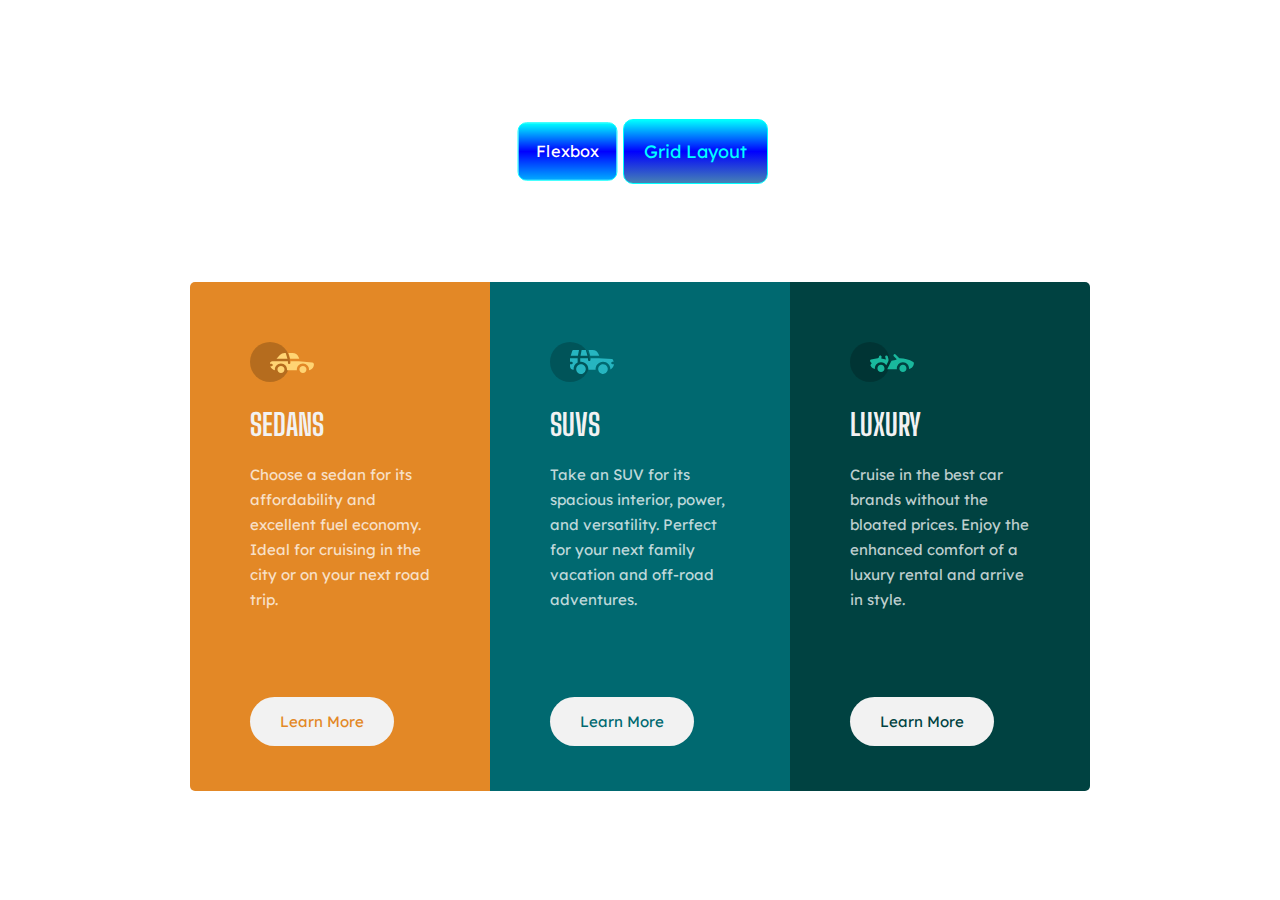
<file: week4/index.html>
<!DOCTYPE html>
<html lang="en">
<head>
    <meta charset="UTF-8">
    <meta http-equiv="X-UA-Compatible" content="IE=edge">
    <meta name="viewport" content="width=device-width, initial-scale=1.0">
    <title>CSS Flexbox</title>
    <link rel="icon" type="image/png" href="images/favicon-32x32.png"/>
    <link rel="stylesheet" type="text/css" href="style.css"/>
    <link rel="stylesheet" href="./navBar.css">
</head>
<body>
    <nav class="nav-bar">
        <a href="./index.html" class="flex current">Flexbox</a>
        <a href="./grid.html" class="grid">Grid Layout</a>
    </nav>
    <div class="container">
        <div class="SEDANS">
            <img src="./images/icon-sedans.svg" alt="SEDANS" class="icon-sedans"/>
            <h1 class="heading-text">SEDANS</h1>
            <p class="p-text">Choose a sedan for its affordability and excellent fuel economy. Ideal for cruising in the city or on your next road trip.</p>
            <a href="#" class="btn orange">Learn More</a>
        </div>
        <div class="SUVS">
            <img src="./images/icon-suvs.svg" alt="SUVS" class="icon-suvs"/>
            <h1 class="heading-text">SUVS</h1>
            <p class="p-text">Take an SUV for its spacious interior, power, and versatility. Perfect for your next family vacation and off-road adventures.</p>
            <a href="#" class="btn dark-cyan">Learn More</a>
        </div>
        <div class="LUXURY">
            <img src="./images/icon-luxury.svg" alt="LUXURY" class="icon-luxury"/>
            <h1 class="heading-text">LUXURY</h1>
            <p class="p-text">Cruise in the best car brands without the bloated prices. Enjoy the enhanced comfort of a luxury rental and arrive in style.</p>
            <a href="#" class="btn v-dark-cyan">Learn More</a>
        </div>
    </div>
</body>
</html>
</file>
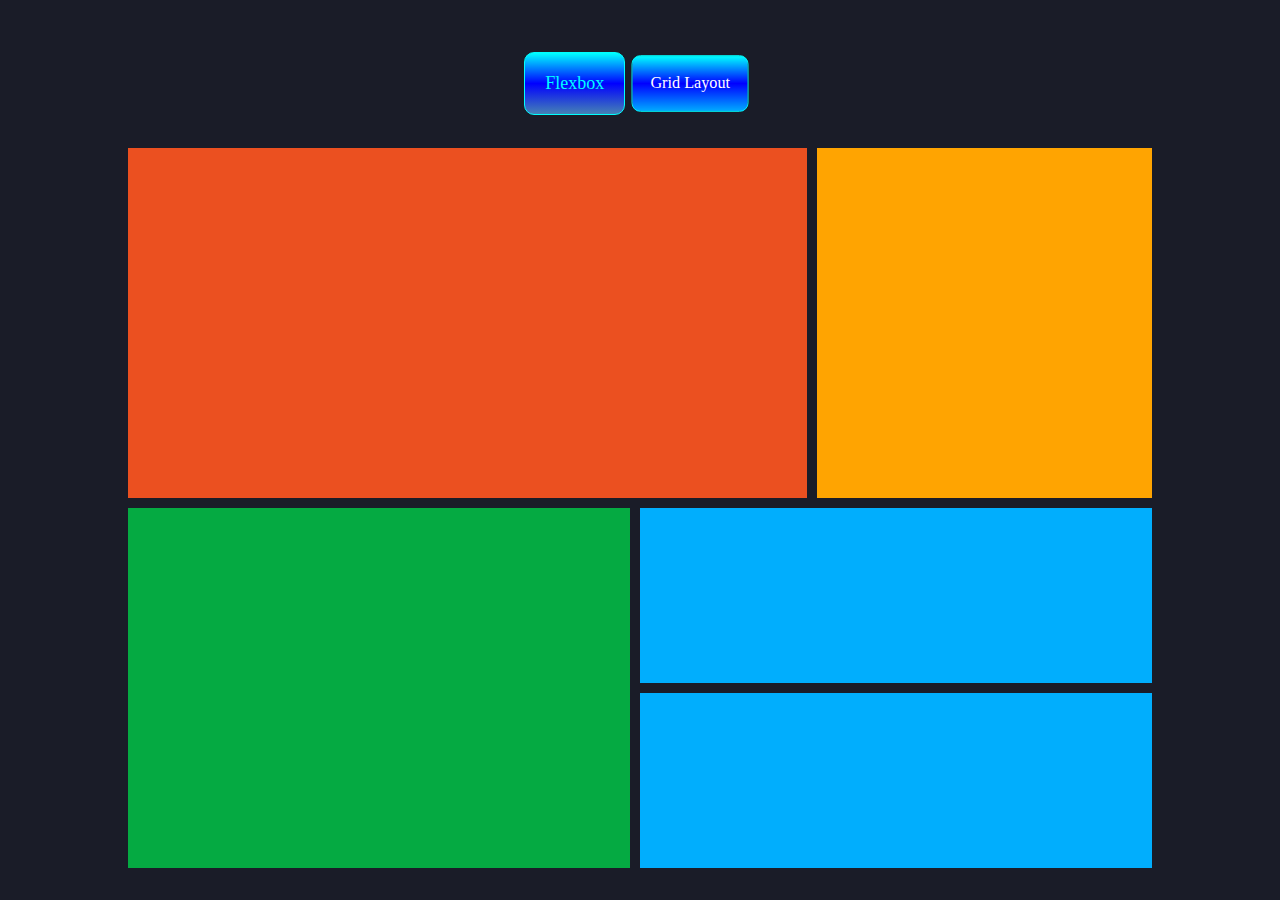
<file: week4/grid.html>
<!DOCTYPE html>
<html lang="en">
<head>
    <meta charset="UTF-8">
    <meta http-equiv="X-UA-Compatible" content="IE=edge">
    <meta name="viewport" content="width=device-width, initial-scale=1.0">
    <title>Grid Layout</title>
    <link rel="icon" type="image/png" href="./images/favicon-32x32.png">
    <link rel="stylesheet" href="grid.css">
    <link rel="stylesheet" href="./navBar.css">
</head>
<body>
    <nav class="nav-bar">
        <a href="./index.html" class="flex">Flexbox</a>
        <a href="./grid.html" class="grid current">Grid Layout</a>
    </nav>
    <div class="container">
        <div class="orange-red"></div>
        <div class="deep-yellow"></div>
        <div class="green"></div>
        <div class="cyan1"></div>
        <div class="cyan2"></div>
    </div>
</body>
</html>
</file>
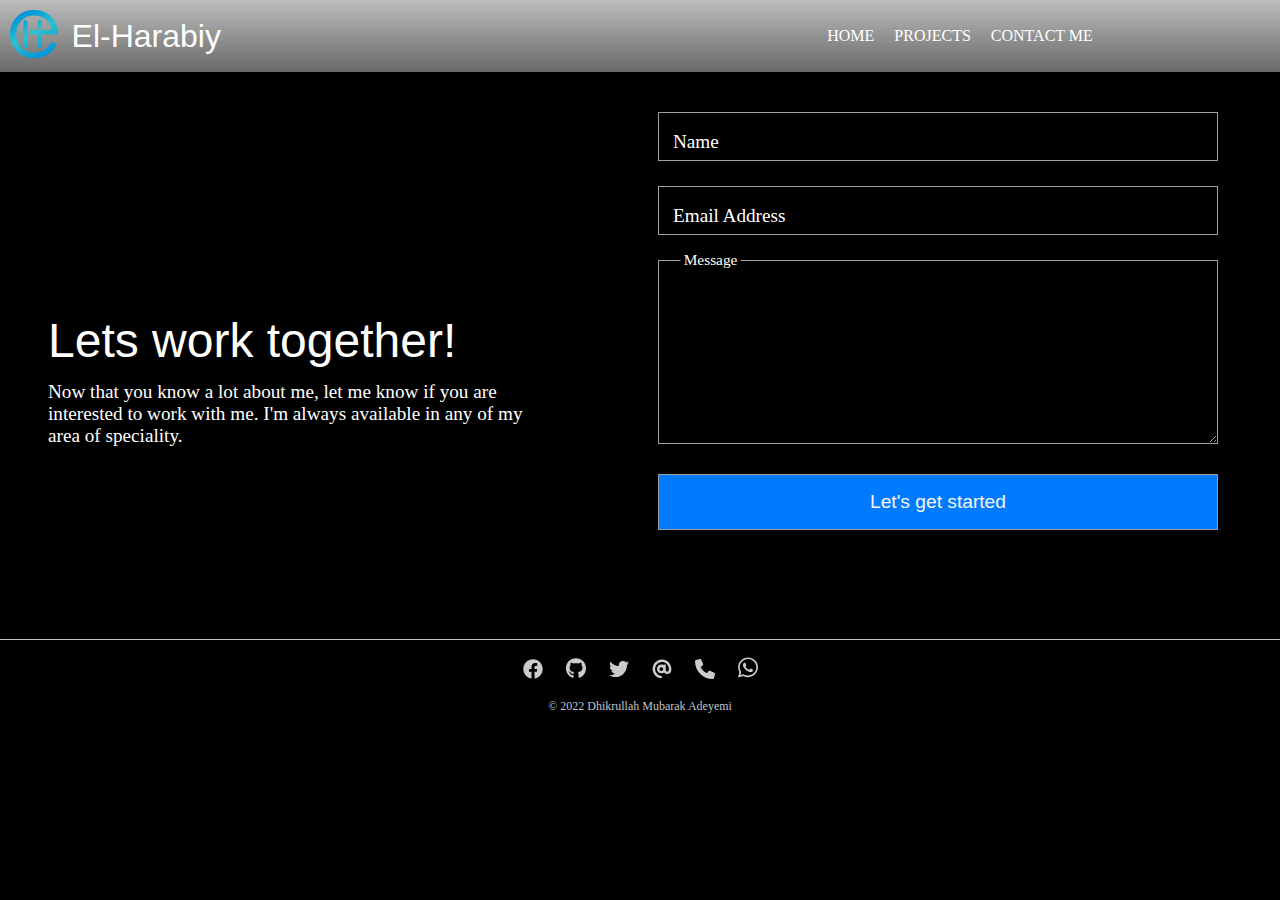
<file: week3/portfolio-website/contact.html>
<!doctype html>

<html>

<head>
  <meta charset="utf-8">
  <title>El-Harabiy</title>
  <link rel="stylesheet" href="style.css">
  <link rel="icon" type="images/png" href="images/myLogo.png">
</head>

<body>

  <div class="con">
    <!--   HEADER -->
  <header>
    <nav>
      <div id="logoContainer">
        <a href="index.html" id="logo">
          <img src="images/myLogo.png" class="logoImg">
        </a>
        <h1>El-Harabiy</h1>
      </div>
      <div id="menu_container">
        <input type="checkbox" name="" id="checks">
        <div id="harmburger_menu">
          <div id="line"></div>
        </div>
        <div id="menu_items">
          <ul>
            <li><a href="index.html">HOME</a></li>
            <li><a href="projects.html">PROJECTS</a></li>
            <li><a href="contact.html" target="_blank">CONTACT ME</a></li>
          </ul>
        </div>
      </div>
    </nav>
  </header>
  
    
  <main id=mainSec>
    <div class="wrap">
      <div class="cntHeading">
      <h1>Lets work together!</h1>
      <p>Now that you know a lot about me, let me know if you are interested to work with me. I'm always available in any of my area of speciality. </p>
    </div>
      <div class="frm">
      <form>
        <div class="input-g">
          <input type="text" name="text" value="" class="input-box" required>
          <label for="input-box">Name</label>
        </div>
        <div class="input-g">
          <input type="email" name="email" value="" class="input-box" required>
          <label for="input-box">Email Address</label>
        </div>
        <div class="input-g">
          <textarea type="textarea" name="message" value="" class="input-box" rows="10"></textarea>
          <label for="input-box">Message</label>
      </div>
      <input type="button" value="Let's get started">
      </form>
    </div>
    </div>
    
  </main>

  <footer>
      <a href="https://www.facebook.com/profile.php?id=100082149044900" target="_blank">
        <svg xmlns="http://www.w3.org/2000/svg" viewBox="0 0 512 512">
          <path
            d="M504 256C504 119 393 8 256 8S8 119 8 256c0 123.78 90.69 226.38 209.25 245V327.69h-63V256h63v-54.64c0-62.15 37-96.48 93.67-96.48 27.14 0 55.52 4.84 55.52 4.84v61h-31.28c-30.8 0-40.41 19.12-40.41 38.73V256h68.78l-11 71.69h-57.78V501C413.31 482.38 504 379.78 504 256z" />
        </svg>
      </a>
      <a href="https://github.com/Mubarak-Adeyemi" target="_blank">
        <svg xmlns="http://www.w3.org/2000/svg" viewBox="0 0 496 512">
          <path
            d="M165.9 397.4c0 2-2.3 3.6-5.2 3.6-3.3.3-5.6-1.3-5.6-3.6 0-2 2.3-3.6 5.2-3.6 3-.3 5.6 1.3 5.6 3.6zm-31.1-4.5c-.7 2 1.3 4.3 4.3 4.9 2.6 1 5.6 0 6.2-2s-1.3-4.3-4.3-5.2c-2.6-.7-5.5.3-6.2 2.3zm44.2-1.7c-2.9.7-4.9 2.6-4.6 4.9.3 2 2.9 3.3 5.9 2.6 2.9-.7 4.9-2.6 4.6-4.6-.3-1.9-3-3.2-5.9-2.9zM244.8 8C106.1 8 0 113.3 0 252c0 110.9 69.8 205.8 169.5 239.2 12.8 2.3 17.3-5.6 17.3-12.1 0-6.2-.3-40.4-.3-61.4 0 0-70 15-84.7-29.8 0 0-11.4-29.1-27.8-36.6 0 0-22.9-15.7 1.6-15.4 0 0 24.9 2 38.6 25.8 21.9 38.6 58.6 27.5 72.9 20.9 2.3-16 8.8-27.1 16-33.7-55.9-6.2-112.3-14.3-112.3-110.5 0-27.5 7.6-41.3 23.6-58.9-2.6-6.5-11.1-33.3 2.6-67.9 20.9-6.5 69 27 69 27 20-5.6 41.5-8.5 62.8-8.5s42.8 2.9 62.8 8.5c0 0 48.1-33.6 69-27 13.7 34.7 5.2 61.4 2.6 67.9 16 17.7 25.8 31.5 25.8 58.9 0 96.5-58.9 104.2-114.8 110.5 9.2 7.9 17 22.9 17 46.4 0 33.7-.3 75.4-.3 83.6 0 6.5 4.6 14.4 17.3 12.1C428.2 457.8 496 362.9 496 252 496 113.3 383.5 8 244.8 8zM97.2 352.9c-1.3 1-1 3.3.7 5.2 1.6 1.6 3.9 2.3 5.2 1 1.3-1 1-3.3-.7-5.2-1.6-1.6-3.9-2.3-5.2-1zm-10.8-8.1c-.7 1.3.3 2.9 2.3 3.9 1.6 1 3.6.7 4.3-.7.7-1.3-.3-2.9-2.3-3.9-2-.6-3.6-.3-4.3.7zm32.4 35.6c-1.6 1.3-1 4.3 1.3 6.2 2.3 2.3 5.2 2.6 6.5 1 1.3-1.3.7-4.3-1.3-6.2-2.2-2.3-5.2-2.6-6.5-1zm-11.4-14.7c-1.6 1-1.6 3.6 0 5.9 1.6 2.3 4.3 3.3 5.6 2.3 1.6-1.3 1.6-3.9 0-6.2-1.4-2.3-4-3.3-5.6-2z" />
        </svg>
      </a>
      <a href="https://twitter.com/muabarakAdeyemi" target="_blank">
        <svg xmlns="http://www.w3.org/2000/svg" viewBox="0 0 512 512">
          <path
            d="M459.37 151.716c.325 4.548.325 9.097.325 13.645 0 138.72-105.583 298.558-298.558 298.558-59.452 0-114.68-17.219-161.137-47.106 8.447.974 16.568 1.299 25.34 1.299 49.055 0 94.213-16.568 130.274-44.832-46.132-.975-84.792-31.188-98.112-72.772 6.498.974 12.995 1.624 19.818 1.624 9.421 0 18.843-1.3 27.614-3.573-48.081-9.747-84.143-51.98-84.143-102.985v-1.299c13.969 7.797 30.214 12.67 47.431 13.319-28.264-18.843-46.781-51.005-46.781-87.391 0-19.492 5.197-37.36 14.294-52.954 51.655 63.675 129.3 105.258 216.365 109.807-1.624-7.797-2.599-15.918-2.599-24.04 0-57.828 46.782-104.934 104.934-104.934 30.213 0 57.502 12.67 76.67 33.137 23.715-4.548 46.456-13.32 66.599-25.34-7.798 24.366-24.366 44.833-46.132 57.827 21.117-2.273 41.584-8.122 60.426-16.243-14.292 20.791-32.161 39.308-52.628 54.253z" />
        </svg>
      </a>
      <a href="mailto:hardex540@gmail.com" target="_blank">
        <svg xmlns="http://www.w3.org/2000/svg" viewBox="0 0 512 512">
          <path
            d="M207.8 20.73c-93.45 18.32-168.7 93.66-187 187.1c-27.64 140.9 68.65 266.2 199.1 285.1c19.01 2.888 36.17-12.26 36.17-31.49l.0001-.6631c0-15.74-11.44-28.88-26.84-31.24c-84.35-12.98-149.2-86.13-149.2-174.2c0-102.9 88.61-185.5 193.4-175.4c91.54 8.869 158.6 91.25 158.6 183.2l0 16.16c0 22.09-17.94 40.05-40 40.05s-40.01-17.96-40.01-40.05v-120.1c0-8.847-7.161-16.02-16.01-16.02l-31.98 .0036c-7.299 0-13.2 4.992-15.12 11.68c-24.85-12.15-54.24-16.38-86.06-5.106c-38.75 13.73-68.12 48.91-73.72 89.64c-9.483 69.01 43.81 128 110.9 128c26.44 0 50.43-9.544 69.59-24.88c24 31.3 65.23 48.69 109.4 37.49C465.2 369.3 496 324.1 495.1 277.2V256.3C495.1 107.1 361.2-9.332 207.8 20.73zM239.1 304.3c-26.47 0-48-21.56-48-48.05s21.53-48.05 48-48.05s48 21.56 48 48.05S266.5 304.3 239.1 304.3z" />
        </svg>
      </a>
      <a href="tel:+2347081575509" target="_blank">
        <svg xmlns="http://www.w3.org/2000/svg" viewBox="0 0 512 512">
          <path
            d="M511.2 387l-23.25 100.8c-3.266 14.25-15.79 24.22-30.46 24.22C205.2 512 0 306.8 0 54.5c0-14.66 9.969-27.2 24.22-30.45l100.8-23.25C139.7-2.602 154.7 5.018 160.8 18.92l46.52 108.5c5.438 12.78 1.77 27.67-8.98 36.45L144.5 207.1c33.98 69.22 90.26 125.5 159.5 159.5l44.08-53.8c8.688-10.78 23.69-14.51 36.47-8.975l108.5 46.51C506.1 357.2 514.6 372.4 511.2 387z" />
        </svg>
      </a>
      <a href="https://wa.me/+2347081575509" target="_blank">
        <svg xmlns="http://www.w3.org/2000/svg" viewBox="0 0 448 512">
          <path
            d="M380.9 97.1C339 55.1 283.2 32 223.9 32c-122.4 0-222 99.6-222 222 0 39.1 10.2 77.3 29.6 111L0 480l117.7-30.9c32.4 17.7 68.9 27 106.1 27h.1c122.3 0 224.1-99.6 224.1-222 0-59.3-25.2-115-67.1-157zm-157 341.6c-33.2 0-65.7-8.9-94-25.7l-6.7-4-69.8 18.3L72 359.2l-4.4-7c-18.5-29.4-28.2-63.3-28.2-98.2 0-101.7 82.8-184.5 184.6-184.5 49.3 0 95.6 19.2 130.4 54.1 34.8 34.9 56.2 81.2 56.1 130.5 0 101.8-84.9 184.6-186.6 184.6zm101.2-138.2c-5.5-2.8-32.8-16.2-37.9-18-5.1-1.9-8.8-2.8-12.5 2.8-3.7 5.6-14.3 18-17.6 21.8-3.2 3.7-6.5 4.2-12 1.4-32.6-16.3-54-29.1-75.5-66-5.7-9.8 5.7-9.1 16.3-30.3 1.8-3.7.9-6.9-.5-9.7-1.4-2.8-12.5-30.1-17.1-41.2-4.5-10.8-9.1-9.3-12.5-9.5-3.2-.2-6.9-.2-10.6-.2-3.7 0-9.7 1.4-14.8 6.9-5.1 5.6-19.4 19-19.4 46.3 0 27.3 19.9 53.7 22.6 57.4 2.8 3.7 39.1 59.7 94.8 83.8 35.2 15.2 49 16.5 66.6 13.9 10.7-1.6 32.8-13.4 37.4-26.4 4.6-13 4.6-24.1 3.2-26.4-1.3-2.5-5-3.9-10.5-6.6z" />
          </path>
        </svg>
      </a>


      <div class="copyRight">&copy; 2022 Dhikrullah Mubarak Adeyemi</div>
    </footer>
  </div>

</body>

</html>
</file>
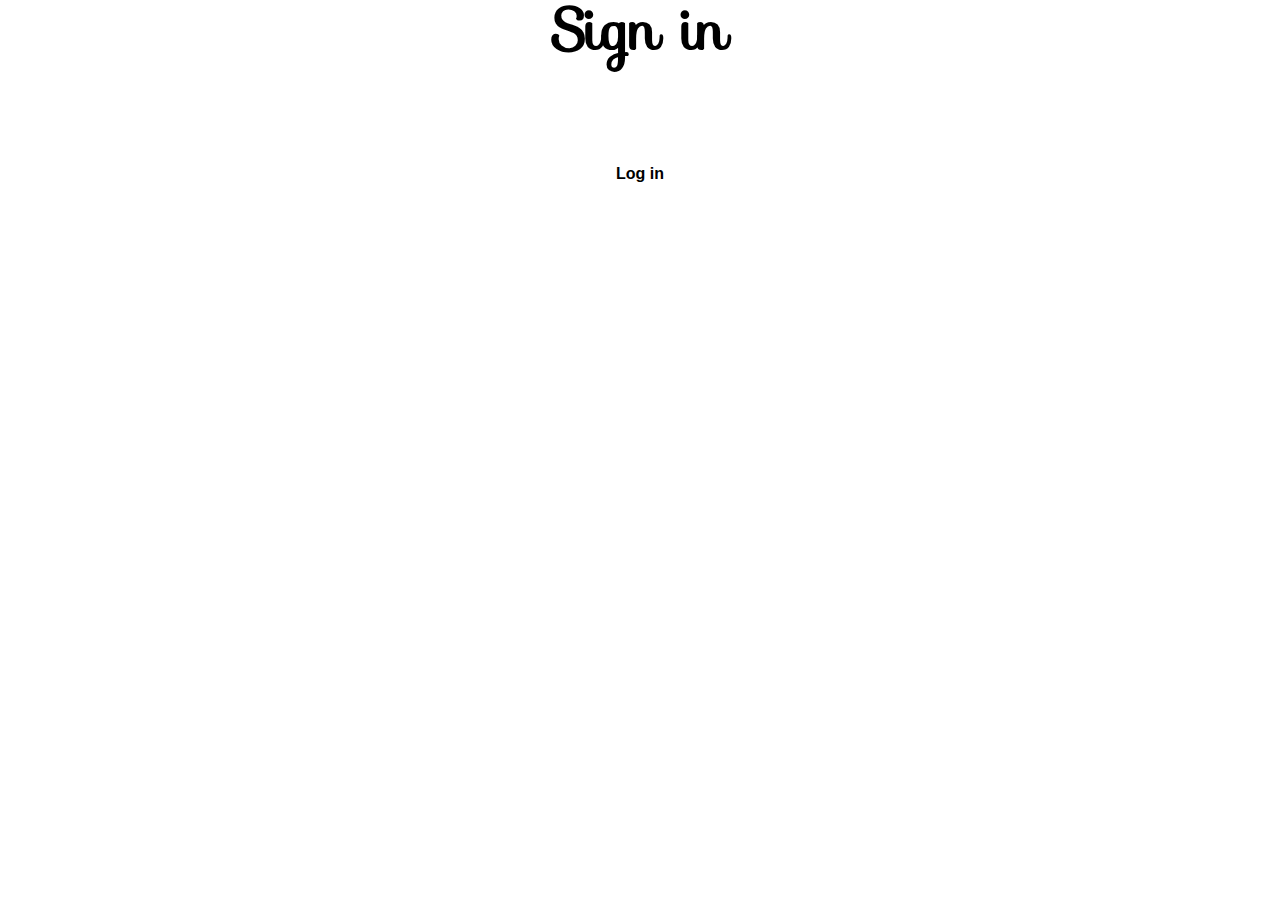
<file: week3/registration/sign-in.html>
<!DOCTYPE html>
<html lang="en">
<head>
    <meta charset="UTF-8">
    <meta http-equiv="X-UA-Compatible" content="IE=edge">
    <meta name="viewport" content="width=device-width, initial-scale=1.0">
    <title>Login Page</title>
    <link rel="stylesheet" href="style.css">
    <link href='https://fonts.googleapis.com/css?family=Open+Sans:400,300,700' rel='stylesheet' type='text/css'>
    <link href='https://fonts.googleapis.com/css?family=Sofia' rel='stylesheet' type='text/css'>
</head>
<body>
    <form action="success.html">
        <h1>Sign in</h1>
        <label for="email">Email</label>
        <input type="email" id="email" name="email" required>
        <label for="password">Password</label>
        <input type="password" name="password" id="password" required>
        <button type="submit">Log in</button>
    </form>
</body>
</html>
</file>
<file: week4/style.css>
@import url('https://fonts.googleapis.com/css2?family=Lexend+Deca&display=swap');
@import url('https://fonts.googleapis.com/css2?family=Big+Shoulders+Display:wght@700&display=swap');

* {
    box-sizing: border-box;
    margin: 0;
    padding: 0;
}

:root{
 --bg-head-btn-color: hsl(0, 0%, 95%);
 --sedans-bg: hsl(31, 77%, 52%);
 --suvs-bg: hsl(184, 100%, 22%);
 --luxury-bg: hsl(179, 100%, 13%);
}

body {
    width: 100vw;
    height: 100vh;
    display: flex;
    flex-direction: column;
    align-items: center;
    justify-content: space-evenly;
    font-size: 15px;
    font-family: "Lexend Deca";
    overflow-x: hidden;
}




/* Cards Container */

.container {
    display: flex;
    align-items: center;
    justify-content: center;
    margin: 0 230px;
    flex-wrap: wrap;
    width: 100%;
}



.SEDANS,
.SUVS,
.LUXURY {
    padding: 60px;
    width: 300px;
    align-self: stretch;
    margin-bottom: 10px;
}

.SEDANS{
    background-color: var(--sedans-bg);
    border-radius: 5px 0 0 5px ;
}
.SUVS{
    background-color:  var(--suvs-bg);
}

.LUXURY {
    background-color: var(--luxury-bg);
    border-radius: 0 5px 5px 0 ;
}

/* Header Text */

.heading-text {
    font-family: "Big Shoulders Display";
    padding: 20px 0;
    color: var(--bg-head-btn-color);
}
/* Paragraph Text */
.p-text {
    padding-bottom: 100px;
    line-height: 25px;
    color: hsla(0, 0%, 100%, 0.75);
}

/* Button */

a.btn {
    padding: 15px 30px;
    border-radius: 30px;
    background-color:  var(--bg-head-btn-color);
    text-decoration: none;
}

.orange {
    color: var(--sedans-bg);
}
.dark-cyan {
    color: var(--suvs-bg);
}
.v-dark-cyan {
    color: var(--luxury-bg);
}



a.btn:active {
    background-color: transparent;
    border: 2px solid var(--bg-head-btn-color);
    color: var(--bg-head-btn-color);
}
@media (max-width: 990px){
    .container{
        flex-direction: column;
        justify-content: center;
        width: 100%;
    }
    .SEDANS,
    .SUVS,
    .LUXURY {
        border-radius: 5px;
        margin: 10px auto;
        width: 50%;
    }
    body {
        height: auto;
    }

}

@media (max-width: 768px) {
    
    .container {
        width: 100%;
        margin: 10px;
    }

    .SEDANS,
    .SUVS,
    .LUXURY {
        width: 90%;
    }
}
</file>
<file: week4/navBar.css>
.nav-bar {
    margin-top: 20px;
    display: flex;
}
.nav-bar a {
   padding: 20px;
   background: linear-gradient(#0ff, #00f, steelblue);
   color: #0ff;
   text-decoration: none;
   font-size: 18px;
   border: 1px solid #00ffff;
   border-radius: 10px ;
}

.nav-bar a:hover {
    background: #00aaff;  
    color: #fff;
    transition: all 2s ease-in-out;
}

a.current {
    background: linear-gradient(#0ff, #00f, #00aaff );
    transform: scale(0.9); 
    color: #fff;
    transition: transform 4s ease-in-out;
}
</file>
<file: week4/grid.css>
* {
    box-sizing: border-box;
    margin: 0;
    padding: 0;
}

:root {
    --orange-red: #eb5020;
    --green: #05aa42;
    --deep-yellow: #ffa401;
    --cyan: #01aefd;
}

body {
    width: 100vw;
    height: 100vh;
    background-color: #1a1c28;
    display: flex;
    flex-direction: column;
    align-items: center;
    justify-content: space-evenly;
}

.container{
    width: 80%;
    height: 80vh;
    margin: 0 auto;
    display: grid;
    grid-template-columns: 3fr 1fr 2fr;
    grid-template-rows: 2fr 1fr 1fr;
    grid-template-areas: 
    'orng orng ylw'
    'grn cyn1 cyn1'
    'grn cyn2 cyn2';
    gap: 10px;
}

.orange-red{
    background-color: var(--orange-red);
    grid-area: orng;
}

.deep-yellow {
    background-color: var(--deep-yellow);
    grid-area: ylw;
}

.green {
    background-color: var(--green);
    grid-area: grn;
}

.cyan1 {
    background-color: var(--cyan);
    grid-area: cyn1;
}

.cyan2 {
    background-color: var(--cyan);
    grid-area: cyn2;
}
</file>
<file: week3/portfolio-website/style.css>
@import url('https://fonts.googleapis.com/css2?family=EB+Garamond:ital,wght@0,400;0,500;1,400&family=Mukta:wght@200&display=swap');



/*****************
GENERAL 
 *****************/ 
*{
  box-sizing: border-box;
  margin: 0;
  padding: 0;
  scroll-behavior: smooth;
}
body{
  font-family: 'open sans' sans-serif;
/*   min-height: 100vh; */
  width: 100vw;
  overflow-x:hidden ;
}

a {
  text-decoration: none;
  color: #007bff;
}

img{
    max-width: 100%;
}

/**********************************
HEADER
 **********************************/
header {
    width: 100%;
    background: linear-gradient(#BDBDBD, #696969);
    position: fixed;
    top: 0;
    padding: 10px;
    z-index: 999;
} 

.logoImg{
  width: 2.25rem;
  height: 2.25rem;
}

h1{
    font-family: Impact, Haettenschweiler, 'Arial Narrow Bold', sans-serif;
    font-size: 1.5em;
    font-weight: normal;
    line-height: 1em;
}

h2{
    font-size: 1.5em;
    font-weight: normal; 
}


/**********************************
NAVIGATION
 **********************************/
nav{
    color: #fff;
    margin: 0;
    display: flex;
    justify-content: space-between;
    align-items:center;
}
#logoContainer{
    width: 50%;
    display: flex;
    align-items: center;
    gap: .85rem;
}
#menu_container{
    width: 12%;
    position: relative;
}
/* Hamburger Menu */
#harmburger_menu {
    width: 1.25rem;
    height: 1.55rem;
    position: absolute;
    z-index: 9999;
}
#harmburger_menu #line{
    width: 100%;
    height: 2px;
    background-color: #fff;
    position: absolute;
    top: 0.3125rem;
    left: 0;
    transition: .3s;

}
#harmburger_menu #line::after,
#harmburger_menu #line::before {
    content: '';
    position: absolute;
    top: -0.3125rem;
    width: 100%;
    height: 0.125rem;
    background-color: #fff;
}
#harmburger_menu #line::after {
    top: 0.3125rem;
    width: 0.95;
    right: 0;
}
#checks {
    width: 1.25rem;
    height: 1.55rem;
    position: absolute;
    left: 0;
    top:0;
    opacity: 0;
    z-index: 99999;
    cursor: pointer;
  }
#checks:checked ~ #harmburger_menu #line {
    transform: rotate(145deg);
}
#checks:checked ~ #harmburger_menu #line::after{
    opacity: 0;
}
#checks:checked ~ #harmburger_menu #line::before{
    transform: rotate(70deg);
    top: 0;
}
#menu_items {
    width: 200px;
    height: 100vh;
    position: absolute;
    top: 0;
    right: -500px;
    background-color: #696969;
    padding-top: 100px;
    box-shadow: 0 0 5px rgb(0 0 0);
    transition: .5s;
}
#checks:checked ~   #menu_items {
    right: 0px;
    position: fixed;
}
#menu_items ul {
    list-style-type: none;
    margin: 0;
    padding-left: 10px;
}
#menu_items ul li {
    padding: 10px;
}
#menu_items ul li a {
    color: #fff;
    text-decoration: none;
}
#menu_items ul li a:hover{
    text-decoration: underline;
}

#mainSec{
  margin: 2rem 0 4rem;
  width: 100vw;
  flex-grow: 1;
}
header, footer {
    flex-grow: 0;
    flex-shrink: 0;
}
.con{
  min-height: 100%;
  display: flex;
  flex-direction: column;
}

/**********************************
ABOUT
 **********************************/
.aboutContainer{
  width: 100%;
  margin: 0 auto;
}

.myImage{
  border-radius: 50%;
  width: 18rem;
  height: 18rem;
}
#about{
  text-align: center;
  padding: 8rem 0 4rem;
  width: 100%;
}
.hbHeading, .skHeading {
  color: #000;
  font-weight: bold;
  text-align: center;
  padding: .125rem 0;
  margin: .75rem;
}
ul{
  list-style-type: none;
  text-align: left;
}
li{
  line-height: 1.8;
}
.hobies_skills{
  display: flex;
  justify-content: space-evenly;
}
.skills ul{
  text-align: right;
}
.myselfContainer  {
  background: #f2f2f2;
  border-radius: 1.25rem;
  cursor: pointer;
  box-shadow: 0 0 10px 3px #d0d0d0;
  position: relative;
  padding: 10px;
  margin: 10px auto;
  width: 90%;
  z-index: 1;
}

#para {
  text-align: justify;
  color: #000;
  padding: .5rem;
  font-family: 'Merriweather', serif;
}

.cover {
  width: 100%;
  height: 100%;
  position: absolute;
  top: 0;
  left: 0;
}
.cover::before {
  position: absolute;
  content: "";
  height: 100%;
  width: 50%;
  background:  #bdbdbd no-repeat;
  transition: 1s;
  left: 0;
  border-radius: 1.25rem 0 0 1.25rem;
  
}
.cover::after {
  position: absolute;
  content: "";
  height: 100%;
  width: 50%;
  right: 0;
  background: #bdbdbd;
  background-position: -200px;
  background-repeat: no-repeat;
  transition: 1s;
  border-radius: 0 1.25rem 1.25rem 0;
  
}
.myselfContainer:hover .cover::after {
  transform: translatex(500px);
  opacity: 0;
}
.myselfContainer:hover .cover::before{
  transform: translatex(-500px);
  opacity: 0;
}

.cta a {
    display: flex;
    flex-direction: column;
    margin: 0.875rem auto;
    padding: .45rem 1.875rem;
    color: #bec4ca;
    text-decoration: none;
    border-radius: 1.75rem;
    box-shadow: 0 0.3125rem  0.3125rem rgba(0, 0, 0, 0.3) ;
    font-family: Montserrat, serif;
    max-width: 400px;
    align-items: center;
    justify-content: center;
}
.cta a.resume {
    border: solid 0.125rem #007bff ;  
}
.cta a.resume:hover {
    background-color: #007bff ;
    transition: all .4s;
}
.cta a.contact {
    border: solid .125rem #bec4ca ;  
}
.cta a.contact:hover {
   background-color: #bec4ca ; 
   color: #202326;
   transition: all .4s;
}


/**********************************
SERVICES
 **********************************/
#services, #projects, .cntHeading {
  color: #bec4ca;
  margin: 1rem .875rem;
  margin-bottom: 4rem;
  padding-top: 5rem;
  
}
.servicesHd, .prjHeading{
  text-align: center;
  margin-bottom: 1.5rem;
}
.skBody img{
  width: 4rem;
  height: 4rem;
}
.skBody div{
  border: 0.0625rem solid #007bff ;
  padding: 0.3125rem;
  border-radius: 0.5rem;
  margin: 0.8rem auto;
  max-width: 28.125rem;
}
.skBody div:nth-child(even){
  border: 0.0625rem solid #bec4ca;
}


/**********************************
FOOTER
 **********************************/
footer{
  font-size: 0.75em;
  text-align: center;
  margin-top: 1.25rem;
  color: #bec4ca;
  border-top: 0.0625rem solid #bec4ca;
  
}
footer svg{
  width: 1.25rem;
  margin: 1rem 0.625rem ;
  fill: #ccc;
}


/**********************************
 PROJECT
 **********************************/
#projects img{
  height: 200px;
  width: 95%;
}
.prjContainer {
  position: relative;
  width: 100vw;
  height: 300px;
}

.prjContainer > figure {
  position: absolute;
  top: 0;
  left: calc(50% - 200px);
  opacity: 0;
  animation: display 10s infinite;
}
@keyframes display {
  0% {
    transform: translateX(200px);
    opacity: 0;
  }
  10% {
    transform: translateX(0);
    opacity: 1;
  }
  20% {
    transform: translateX(0);
    opacity: 1;
  }
  30% {
    transform: translateX(-200px);
    opacity: 0;
  }
  100% {
    transform: translateX(-200px);
    opacity: 0;
  }
}
figure:nth-child(2) {
  animation-delay: 2s;
}
figure:nth-child(3) {
  animation-delay: 4s;
}
figure:nth-child(4) {
  animation-delay: 6s;
}
figure:nth-child(5) {
  animation-delay: 8s;
}
figcaption{
  line-height: 2;
  text-align: center;
  position: relative;
}
figcaption .badge{
  background-color: #007bff;
  color: #ffffff;
  padding: 0.5rem;
  display: flex;
  position: absolute;
  top: -3.3rem;
  
  
}

.moreBtn {
    font-size: 1.5rem;
    margin: 1rem 0 4rem;
    display: flex;
    justify-content: center;
    align-items: center;
   
}
.moreBtn a.more {
    background-color: #007bff;
    color: #fff;
    text-decoration: none;
    padding: .75rem 1.5rem;
    box-shadow: 0 0 .625rem #007bff;

}
.moreBtn a.more:hover {
    background-color: transparent;
    border: 0.125rem solid var#007bff;
    transform: scale(1.2);
    transition: all 1s ease-in-out;
    border-radius: 0.625rem;
}
.moreBtn a.more::after {
    content: "\00BB";
    color: orange;
    position: relative;
    right: -0.625rem;
}

 /**********************************
  PAGE: PROJECTS
 **********************************/
.projContainer{
  display: flex;
  flex-wrap: wrap;
  flex-direction: column;
  justify-contetent: space-evenly;
  align-items: center;
  gap: 2rem;
}



 /**********************************
  PAGE: CONTACT
 **********************************/
.cntHeading{
  max-width: 31.25rem;
  margin: 0 3rem;
}
.cntHeading h1{
  margin: 1rem 0;
}
.frm {
  max-width: 35rem;
  margin: 2rem 3rem;
  font-size: 1.2rem;
}
.input-g{
  position: relative;
  width: 100%;
}
input, textarea{
  border: solid 1.5px #9e9e9e;
  background: transparent;
  padding: 1rem;
  color: #f5f5f5;
  transition: border 150ms cubic-bezier(0.4, 0, 0.2, 1);
  width: 100%;
  margin-bottom: 1.5625rem;
}
label{
  position: absolute;
  color: #fff;
  left: 15px;
  transform: translateY(1.2rem);
  transition: border 150ms cubic-bezier(0.4, 0, 0.2, 1);
}
input:focus, input:valid, textarea:focus{
  outline: none;
  border: solid 1.5px  #147785;
}
input:focus ~ label, input:valid ~ label, textarea:valid ~ label, textarea:focus ~ label {
  transform: translateY(-50%) scale(0.8);
  padding: 4px;
  background-color: #000;
  color: #ffe;
}
input[type="button"]{
  background-color: #007bff;
  font-size: 1.2rem;
  cursor: pointer;
}
input[type="button"]:hover{
  background-color: transparent;
  color: #007bff;
}




 /**********************************
COLORS
 **********************************/


 /* site body */
body{
  background-color: #000;
}

/* logo text */
h1, h2, p{
    color: #fff;
}
 /* links */
a {
    color: #fff;
}

/* color for nav link */
nav a, nav a:visited{
    color: #007bff;
}

@media screen and (min-width: 768px) {

    /**********************************
    HEADER
    **********************************/
  #logoContainer h1{
    font-size: 2rem;
  }
.logoImg{
    width: 3rem;
    height: 3rem;
  }

  .aboutContainer{
    width: 100%;
    margin-left: 40px ;
  }

  .myselfContainer{
  width: 40%;
}
  
    /**********************************
    PROJECT CAROUSEL
    **********************************/
  .prjContainer > figure {
  left: calc(50% - 200px);
  }

  /**********************************
  PAGE: PROJECTS
  **********************************/
  .projContainer{
  flex-direction: row;
  margin 0 auto;
}
  .projContainer figure{
    width: 40%;
    margin 0 auto;
  }

@media screen and (min-width: 990px) {

    /**********************************
    HEADER
    **********************************/
  h1{
    font-size: 3rem;
  }
  h2{
    font-size: 2rem;
  }
  p {
    font-size: 1.2rem;
  }

  #menu_items {
    width: auto;
    height: auto;
    position: static;
    background-color: transparent;
    padding-top: 0;
    box-shadow: none;
    transition: .5s;
}
  #harmburger_menu{
    display: none;
  }
  #menu_items ul {
    display: flex;
    justify-content: center;
    align-items: center;
  }
  #menu_items ul li a{  
  }
  nav{
    color: #fff;
    margin: 0;
    display: flex;
    justify-content: space-between;
    align-items:center;
  }
  #logoContainer{
      width: 50%;
      display: flex;
      align-items: center;
      gap: .85rem;
  }
  #menu_container{
      width: 50%;
      
  }
  

  /**********************************
    ABOUT
  **********************************/
  #about{
    text-align: center;
    padding: 8rem 0 4rem;
    display: flex;
    justify-content: center;
    align-items: center;
    gap: 2rem;
  }
  .imgContainer{
    width: 50%;
  }
  .gm{
    display: flex;
    justify-content: center;
    align-items: center;
    gap: 2rem;
    margin-bottom: 4rem;
  }

  .aboutContainer{
    margin: 2rem;
  }
  .cta a{
    display: inline;
  }
  .myselfContainer:hover .cover::after {
    transform: translatex(1500px);
  }
  .myselfContainer:hover .cover::before{
    transform: translatex(-1500px);
  }



  .skillSet{
    display: flex;
    gap: 4rem; 
  }
  .skHeading{
    width: 30%;
  }
  .skHeading h2 {
    font-size: 3rem; 
    text-align: left;
  }
  .skHeading p {
    text-align: left;
  }
  .skBody{
    width: 60%;
    display: grid;
    grid-template-columns: 40% 40%;
    column-gap: 3rem;
  }
    /**********************************
    PAGE: ABOUT
    **********************************/
    .wrap{
      display: flex;
      justify-content: center;
      align-items: center;
      margin-top: 5rem;
    }
    .frm {
    margin: 0 auto;
    width: 60%;
  }

  /**********************************
  PAGE: PROJECTS
  **********************************/
  .projContainer figure{
    width: 30%;
    flex-direction: row;
  }
}
</file>
<file: week3/registration/style.css>
<<<<<<< HEAD
@import url('https://fonts.googleapis.com/css2?family=EB+Garamond:ital,wght@0,400;0,500;1,400&family=Mukta:wght@200&display=swap');



/*****************
GENERAL 
 *****************/ 
*{
  box-sizing: border-box;
  margin: 0;
  padding: 0;
  scroll-behavior: smooth;
}
body{
  font-family: 'open sans' sans-serif;
/*   min-height: 100vh; */
  width: 100vw;
  overflow-x:hidden ;
}

a {
  text-decoration: none;
  color: #007bff;
}

img{
    max-width: 100%;
}

/**********************************
HEADER
 **********************************/
header {
    width: 100%;
    background: linear-gradient(#BDBDBD, #696969);
    position: fixed;
    top: 0;
    padding: 10px;
    z-index: 999;
} 

.logoImg{
  width: 2.25rem;
  height: 2.25rem;
}

h1{
    font-family: Impact, Haettenschweiler, 'Arial Narrow Bold', sans-serif;
    font-size: 1.5em;
    font-weight: normal;
    line-height: 1em;
}

h2{
    font-size: 1.5em;
    font-weight: normal; 
}


/**********************************
NAVIGATION
 **********************************/
nav{
    color: #fff;
    margin: 0;
    display: flex;
    justify-content: space-between;
    align-items:center;
}
#logoContainer{
    width: 50%;
    display: flex;
    align-items: center;
    gap: .85rem;
}
#menu_container{
    width: 12%;
    position: relative;
}
/* Hamburger Menu */
#harmburger_menu {
    width: 1.25rem;
    height: 1.55rem;
    position: absolute;
    z-index: 9999;
}
#harmburger_menu #line{
    width: 100%;
    height: 2px;
    background-color: #fff;
    position: absolute;
    top: 0.3125rem;
    left: 0;
    transition: .3s;

}
#harmburger_menu #line::after,
#harmburger_menu #line::before {
    content: '';
    position: absolute;
    top: -0.3125rem;
    width: 100%;
    height: 0.125rem;
    background-color: #fff;
}
#harmburger_menu #line::after {
    top: 0.3125rem;
    width: 0.95;
    right: 0;
}
#checks {
    width: 1.25rem;
    height: 1.55rem;
    position: absolute;
    left: 0;
    top:0;
    opacity: 0;
    z-index: 99999;
    cursor: pointer;
  }
#checks:checked ~ #harmburger_menu #line {
    transform: rotate(145deg);
}
#checks:checked ~ #harmburger_menu #line::after{
    opacity: 0;
}
#checks:checked ~ #harmburger_menu #line::before{
    transform: rotate(70deg);
    top: 0;
}
#menu_items {
    width: 200px;
    height: 100vh;
    position: absolute;
    top: 0;
    right: -500px;
    background-color: #696969;
    padding-top: 100px;
    box-shadow: 0 0 5px rgb(0 0 0);
    transition: .5s;
}
#checks:checked ~   #menu_items {
    right: 0px;
    position: fixed;
}
#menu_items ul {
    list-style-type: none;
    margin: 0;
    padding-left: 10px;
}
#menu_items ul li {
    padding: 10px;
}
#menu_items ul li a {
    color: #fff;
    text-decoration: none;
}
#menu_items ul li a:hover{
    text-decoration: underline;
}

#mainSec{
  margin: 2rem 0 4rem;
  width: 100vw;
  flex-grow: 1;
}
header, footer {
    flex-grow: 0;
    flex-shrink: 0;
}
.con{
  min-height: 100%;
  display: flex;
  flex-direction: column;
}

/**********************************
ABOUT
 **********************************/
.aboutContainer{
  width: 100%;
  margin: 0 auto;
}

.myImage{
  border-radius: 50%;
  width: 18rem;
  height: 18rem;
}
#about{
  text-align: center;
  padding: 8rem 0 4rem;
  width: 100%;
}
.hbHeading, .skHeading {
  color: #000;
  font-weight: bold;
  text-align: center;
  padding: .125rem 0;
  margin: .75rem;
}
ul{
  list-style-type: none;
  text-align: left;
}
li{
  line-height: 1.8;
}
.hobies_skills{
  display: flex;
  justify-content: space-evenly;
}
.skills ul{
  text-align: right;
}
.myselfContainer  {
  background: #f2f2f2;
  border-radius: 1.25rem;
  cursor: pointer;
  box-shadow: 0 0 10px 3px #d0d0d0;
  position: relative;
  padding: 10px;
  margin: 10px auto;
  width: 90%;
  z-index: 1;
}

#para {
  text-align: justify;
  color: #000;
  padding: .5rem;
  font-family: 'Merriweather', serif;
}

.cover {
  width: 100%;
  height: 100%;
  position: absolute;
  top: 0;
  left: 0;
}
.cover::before {
  position: absolute;
  content: "";
  height: 100%;
  width: 50%;
  background:  #bdbdbd no-repeat;
  transition: 1s;
  left: 0;
  border-radius: 1.25rem 0 0 1.25rem;
  
}
.cover::after {
  position: absolute;
  content: "";
  height: 100%;
  width: 50%;
  right: 0;
  background: #bdbdbd;
  background-position: -200px;
  background-repeat: no-repeat;
  transition: 1s;
  border-radius: 0 1.25rem 1.25rem 0;
  
}
.myselfContainer:hover .cover::after {
  transform: translatex(500px);
  opacity: 0;
}
.myselfContainer:hover .cover::before{
  transform: translatex(-500px);
  opacity: 0;
}

.cta a {
    display: flex;
    flex-direction: column;
    margin: 0.875rem auto;
    padding: .45rem 1.875rem;
    color: #bec4ca;
    text-decoration: none;
    border-radius: 1.75rem;
    box-shadow: 0 0.3125rem  0.3125rem rgba(0, 0, 0, 0.3) ;
    font-family: Montserrat, serif;
    max-width: 400px;
    align-items: center;
    justify-content: center;
}
.cta a.resume {
    border: solid 0.125rem #007bff ;  
}
.cta a.resume:hover {
    background-color: #007bff ;
    transition: all .4s;
}
.cta a.contact {
    border: solid .125rem #bec4ca ;  
}
.cta a.contact:hover {
   background-color: #bec4ca ; 
   color: #202326;
   transition: all .4s;
}


/**********************************
SERVICES
 **********************************/
#services, #projects, .cntHeading {
  color: #bec4ca;
  margin: 1rem .875rem;
  margin-bottom: 4rem;
  padding-top: 5rem;
  
}
.servicesHd, .prjHeading{
  text-align: center;
  margin-bottom: 1.5rem;
}
.skBody img{
  width: 4rem;
  height: 4rem;
}
.skBody div{
  border: 0.0625rem solid #007bff ;
  padding: 0.3125rem;
  border-radius: 0.5rem;
  margin: 0.8rem auto;
  max-width: 28.125rem;
}
.skBody div:nth-child(even){
  border: 0.0625rem solid #bec4ca;
}


/**********************************
FOOTER
 **********************************/
footer{
  font-size: 0.75em;
  text-align: center;
  margin-top: 1.25rem;
  color: #bec4ca;
  border-top: 0.0625rem solid #bec4ca;
  
}
footer svg{
  width: 1.25rem;
  margin: 1rem 0.625rem ;
  fill: #ccc;
}


/**********************************
 PROJECT
 **********************************/
#projects img{
  height: 200px;
  width: 95%;
}
.prjContainer {
  position: relative;
  width: 100vw;
  height: 300px;
}

.prjContainer > figure {
  position: absolute;
  top: 0;
  left: calc(50% - 200px);
  opacity: 0;
  animation: display 10s infinite;
}
@keyframes display {
  0% {
    transform: translateX(200px);
    opacity: 0;
  }
  10% {
    transform: translateX(0);
    opacity: 1;
  }
  20% {
    transform: translateX(0);
    opacity: 1;
  }
  30% {
    transform: translateX(-200px);
    opacity: 0;
  }
  100% {
    transform: translateX(-200px);
    opacity: 0;
  }
}
figure:nth-child(2) {
  animation-delay: 2s;
}
figure:nth-child(3) {
  animation-delay: 4s;
}
figure:nth-child(4) {
  animation-delay: 6s;
}
figure:nth-child(5) {
  animation-delay: 8s;
}
figcaption{
  line-height: 2;
  text-align: center;
  position: relative;
}
figcaption .badge{
  background-color: #007bff;
  color: #ffffff;
  padding: 0.5rem;
  display: flex;
  position: absolute;
  top: -3.3rem;
  
  
}

.moreBtn {
    font-size: 1.5rem;
    margin: 1rem 0 4rem;
    display: flex;
    justify-content: center;
    align-items: center;
   
}
.moreBtn a.more {
    background-color: #007bff;
    color: #fff;
    text-decoration: none;
    padding: .75rem 1.5rem;
    box-shadow: 0 0 .625rem #007bff;

}
.moreBtn a.more:hover {
    background-color: transparent;
    border: 0.125rem solid var#007bff;
    transform: scale(1.2);
    transition: all 1s ease-in-out;
    border-radius: 0.625rem;
}
.moreBtn a.more::after {
    content: "\00BB";
    color: orange;
    position: relative;
    right: -0.625rem;
}

 /**********************************
  PAGE: PROJECTS
 **********************************/
.projContainer{
  display: flex;
  flex-wrap: wrap;
  flex-direction: column;
  justify-content: space-evenly;
  align-items: center;
  gap: 2rem;
}



 /**********************************
  PAGE: CONTACT
 **********************************/
.cntHeading{
  max-width: 31.25rem;
  margin: 0 3rem;
}
.cntHeading h1{
  margin: 1rem 0;
}
.frm {
  max-width: 35rem;
  margin: 2rem 3rem;
  font-size: 1.2rem;
}
.input-g{
  position: relative;
  width: 100%;
}
input, textarea{
  border: solid 1.5px #9e9e9e;
  background: transparent;
  padding: 1rem;
  color: #f5f5f5;
  transition: border 150ms cubic-bezier(0.4, 0, 0.2, 1);
  width: 100%;
  margin-bottom: 1.5625rem;
}
label{
  position: absolute;
  color: #fff;
  left: 15px;
  transform: translateY(1.2rem);
  transition: border 150ms cubic-bezier(0.4, 0, 0.2, 1);
}
input:focus, input:valid, textarea:focus{
  outline: none;
  border: solid 1.5px  #147785;
}
input:focus ~ label, input:valid ~ label, textarea:valid ~ label, textarea:focus ~ label {
  transform: translateY(-50%) scale(0.8);
  padding: 4px;
  background-color: #000;
  color: #ffe;
}
input[type="button"]{
  background-color: #007bff;
  font-size: 1.2rem;
  cursor: pointer;
}
input[type="button"]:hover{
  background-color: transparent;
  color: #007bff;
}




 /**********************************
COLORS
 **********************************/


 /* site body */
body{
  background-color: #000;
}

/* logo text */
h1, h2, p{
    color: #fff;
}
 /* links */
a {
    color: #fff;
}

/* color for nav link */
nav a, nav a:visited{
    color: #007bff;
}

@media screen and (min-width: 768px) {

    /**********************************
    HEADER
    **********************************/
  #logoContainer h1{
    font-size: 2rem;
  }
    .logoImg{
    width: 3rem;
    height: 3rem;
  }

  .aboutContainer{
    width: 100%;
    margin-left: 40px ;
  }

  .myselfContainer{
  width: 40%;
    }
  
    /**********************************
    PROJECT CAROUSEL
    **********************************/
  .prjContainer > figure {
  left: calc(50% - 200px);
  }

  /**********************************
  PAGE: PROJECTS
  **********************************/
  .projContainer{
  flex-direction: row;
  margin: 0 auto;
    }
  .projContainer figure{
    width: 40%;
    margin: 0 auto;
  }

@media screen and (min-width: 990px) {

    /**********************************
    HEADER
    **********************************/
  h1{
    font-size: 3rem;
  }
  h2{
    font-size: 2rem;
  }
  p {
    font-size: 1.2rem;
  }

  #menu_items {
    width: auto;
    height: auto;
    position: static;
    background-color: transparent;
    padding-top: 0;
    box-shadow: none;
    transition: .5s;
}
  #harmburger_menu{
    display: none;
  }
  #menu_items ul {
    display: flex;
    justify-content: center;
    align-items: center;
  }
  nav{
    color: #fff;
    margin: 0;
    display: flex;
    justify-content: space-between;
    align-items:center;
  }
  #logoContainer{
      width: 50%;
      display: flex;
      align-items: center;
      gap: .85rem;
  }
  #menu_container{
      width: 50%;
      
  }
  

  /**********************************
    ABOUT
  **********************************/
  #about{
    text-align: center;
    padding: 8rem 0 4rem;
    display: flex;
    justify-content: center;
    align-items: center;
    gap: 2rem;
  }
  .imgContainer{
    width: 50%;
  }
  .gm{
    display: flex;
    justify-content: center;
    align-items: center;
    gap: 2rem;
    margin-bottom: 4rem;
  }

  .aboutContainer{
    margin: 2rem;
  }
  .cta a{
    display: inline;
  }
  .myselfContainer:hover .cover::after {
    transform: translatex(1500px);
  }
  .myselfContainer:hover .cover::before{
    transform: translatex(-1500px);
  }



  .skillSet{
    display: flex;
    gap: 4rem; 
  }
  .skHeading{
    width: 30%;
  }
  .skHeading h2 {
    font-size: 3rem; 
    text-align: left;
  }
  .skHeading p {
    text-align: left;
  }
  .skBody{
    width: 60%;
    display: grid;
    grid-template-columns: 40% 40%;
    column-gap: 3rem;
  }
    /**********************************
    PAGE: ABOUT
    **********************************/
    .wrap{
      display: flex;
      justify-content: center;
      align-items: center;
      margin-top: 5rem;
    }
    .frm {
    margin: 0 auto;
    width: 60%;
  }

  /**********************************
  PAGE: PROJECTS
  **********************************/
  .projContainer figure{
    width: 30%;
    flex-direction: row;
  }
}
=======
:root{
  --background: #2E3740;
  --pcolor: #7393b3;
  --hcolor: #ffdf0e;
  --btn-primar: #47a1eb;
  --btn-secondary: #1e7797;
}

*{
  margin: 0;
  padding: 0;
  box-sizing: border-box;
}


body{
  font-family: 'Open Sans', sans-serif;
  background-color: var(--background);
  color: var(--pcolor);
  width: 100vw;
  height: 100vh;
}
h1{
  color: var(--hcolor);
  font-family: 'Sofia', cursive;
  font-weight: bold;
  font-size: 3.6em;
  text-align: center;
  margin-bottom: 20px;
}
form{
    width: 350px;
    margin: 0 auto;
}
input, select{
    width: 350px;
    padding: 5px 0px;
    background: transparent;
    border: none;
    border-bottom: 1px solid var(--hcolor);
    outline: none;
    color: var(--pcolor);
    font-size: 16px;
    margin-bottom: 10px;
    font-weight: bold;
}
fieldset{
    border: none;
}
.gender input, .gender label{
    width: auto;
    margin: 20px 0;
}
select{
    padding: 10px;
}
.gender input{
    margin-right: 20px;
}
input[type="color"]{
    margin-top: 10px;
    border: none;
    padding: 0;
}
input[type="submit"], button{
  background-color: var(--btn-primar);
  border: 1px solid var(--btn-secondary);
  width: 350px;
  height: 40px;
  border-radius: 8px;
  color: var(--background);
  font-size: 16px;
  cursor: pointer;
  transition: background .3s ease-in-out;
  font-weight: bold;
}

input[type="submit"]:hover, button:hover {
    background: var(--btn-secondary);
    border-color: #fff;
    animation: shake 1s;
    color: #fff;
}
@keyframes shake{
  0%, 100%  {transform: translateX(0);}
  10%, 30%, 50%, 70%, 90%  {transform: translateX(-15px);} 
  20%, 40%, 60%, 80%{transform: translateX(15px);}
}


/* ===================================
-----------------SIGN IN PAGE---------
======================================= */
button{
    width: auto;
    width: 350px;
    padding: 10px;
    display: inline-block;
    text-decoration: none;
}

/* ===================================
-----------------SUCCESS PAGE---------
======================================= */
.container{
    margin: 0 auto;
    display: flex;
    flex-direction: column;
    align-items: center;
    justify-content: center;
    height: 100vh;
}
.inner{
    width: 350px;
    border-radius: 10px;
    height: 500px;
}
.top,.bottom{
    width: 100%;
    height: 250px;
    display: flex;
    flex-direction: column;
    justify-content: center;
    align-items: center;
    text-align: center;
    padding: 10px 30px;
}
.top {
    margin: 0 auto;
    background-color: #8bc349;
    border-radius: 8px 8px 0 0;
}
.top h1{
    font-size: 24px;
}
.top i { 
    font-size: 50px;
    color: #fff;
    transform: scale(1);
    animation: icon-animation cubic-bezier(0.165, 0.840, 0.440, 1.000) 1.2s;
}
.bottom{
    background-color: white;
    border-radius: 0 0 8px 8px;
}
.bottom a{
    text-decoration: none;
    background-color: var(--btn-primar);
    color: #fff;
    font-weight: bold;
    padding: 10px 40px ;
    border-radius: 20px;
    margin: 20px;
    box-shadow: 0 2px 5px #2E3740;
}
.bottom a:hover{
    background-color: var(--btn-secondary);

}
.bottom a:active{
    background-color: var(--btn-secondary);
    box-shadow: 0 1px 3px #2E3740;
>>>>>>> 0ae757d (First Commit)
}
</file>
